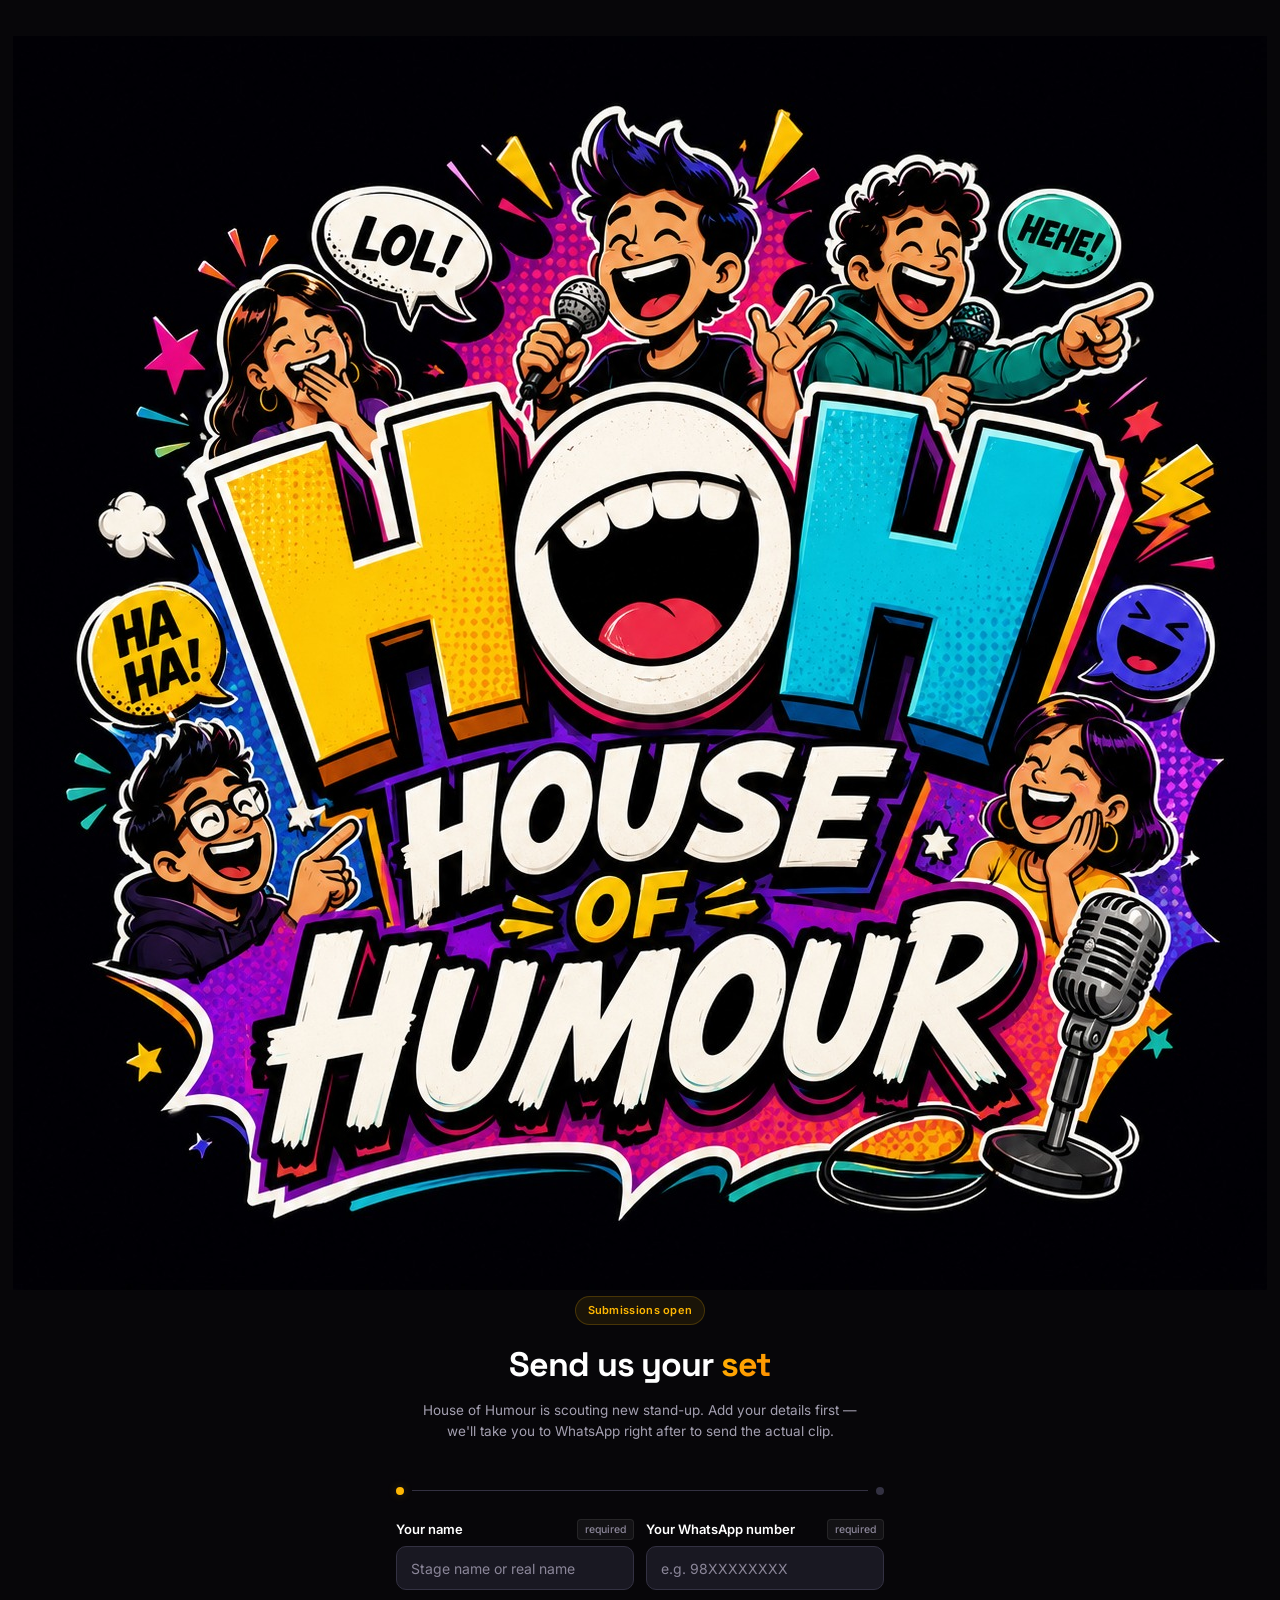
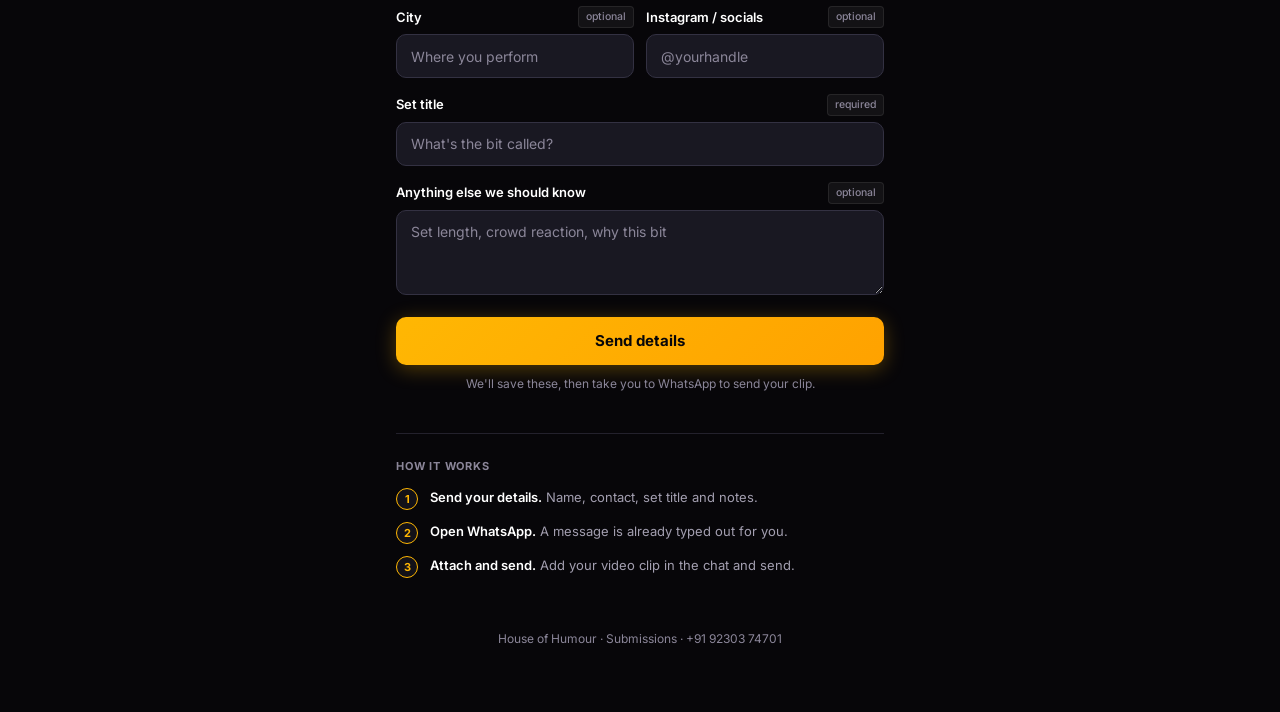
<file: index.html>
<!DOCTYPE html>
<html lang="en">
<head>

  <meta charset="UTF-8">
  <meta name="viewport" content="width=device-width, initial-scale=1.0">
  <title>House of Humour — Send Us Your Set</title>
  <link rel="preconnect" href="https://fonts.googleapis.com">
  <link rel="preconnect" href="https://fonts.gstatic.com" crossorigin>
  <link href="https://fonts.googleapis.com/css2?family=Space+Grotesk:wght@400;500;700&family=Inter:wght@400;500;600&display=swap" rel="stylesheet">
  <link rel="stylesheet" href="hoh.css">
</head>
<body>

<div class="wrap">
  <header>
    <div class="logo">
        <img src="logo.jpeg" alt="House of Humour Logo">
    </div>

    <div class="eyebrow">Submissions open</div>

    <h1>Send us your <em>set</em></h1>

    <p class="lede">
        House of Humour is scouting new stand-up. Add your details first —
        we'll take you to WhatsApp right after to send the actual clip.
    </p>

  </header>

  <div class="progress">
    <div class="dot active" id="dot1"></div>
    <div class="bar"></div>
    <div class="dot" id="dot2"></div>
  </div>

  <!-- STEP 1: details -->
  <form id="hohForm">
    <div class="row">
      <div class="field">
        <label>Your name<span class="req">required</span></label>
        <input type="text" id="name" placeholder="Stage name or real name" required>
      </div>
      <div class="field">
        <label>Your WhatsApp number<span class="req">required</span></label>
        <input type="tel" id="phone" placeholder="e.g. 98XXXXXXXX" required>
      </div>
    </div>

    <div class="row">
      <div class="field">
        <label>City<span class="req">optional</span></label>
        <input type="text" id="city" placeholder="Where you perform">
      </div>
      <div class="field">
        <label>Instagram / socials<span class="req">optional</span></label>
        <input type="text" id="social" placeholder="@yourhandle">
      </div>
    </div>

    <div class="field">
      <label>Set title<span class="req">required</span></label>
      <input type="text" id="title" placeholder="What's the bit called?" required>
    </div>

    <div class="field">
      <label>Anything else we should know<span class="req">optional</span></label>
      <textarea id="notes" placeholder="Set length, crowd reaction, why this bit"></textarea>
    </div>

    <p class="errmsg" id="errmsg">Fill in your name, WhatsApp number and set title first.</p>

    <div class="submit-row">
      <button type="submit" class="send" id="sendBtn">
        <span class="spinner" id="spinner"></span>
        <span id="sendBtnLabel">Send details</span>
      </button>
      <p class="send-note">We'll save these, then take you to WhatsApp to send your clip.</p>
    </div>
  </form>

  <!-- STEP 2: redirect to WhatsApp for the clip -->
  <div class="step2" id="step2">
    <div>
      <div class="check">✓</div>
      <h2>Details received</h2>
      <p>Now let's get your clip over. Tap below to open WhatsApp — <b id="waNumberLabel"></b> will already have a message ready, just attach your video and hit send.</p>
    </div>
    <div class="clipcard">
      <span>Next: attach your video in the chat that opens</span>
      <span>🎬</span>
    </div>
    <a class="wa" id="waBtn" href="#" target="_blank" rel="noopener noreferrer">Open WhatsApp to send clip</a>
    <a class="call-btn" id="callBtn" href="tel:+919230374701">📞 Or call us directly · +91 92303 74701</a>
    <p class="fallback" id="fallback" style="display:none;">Nothing happened? <a id="fallbackLink" href="#" target="_blank" rel="noopener noreferrer">Tap here to open WhatsApp</a></p>
  </div>

  <div class="steps">
    <h2>How it works</h2>
    <div class="step"><span class="num">1</span><p><b>Send your details.</b> Name, contact, set title and notes.</p></div>
    <div class="step"><span class="num">2</span><p><b>Open WhatsApp.</b> A message is already typed out for you.</p></div>
    <div class="step"><span class="num">3</span><p><b>Attach and send.</b> Add your video clip in the chat and send.</p></div>
  </div>

  <footer>House of Humour · Submissions · +91 92303 74701</footer>
</div>

<script src="hoh.js"></script>

</body>
</html>
</file>
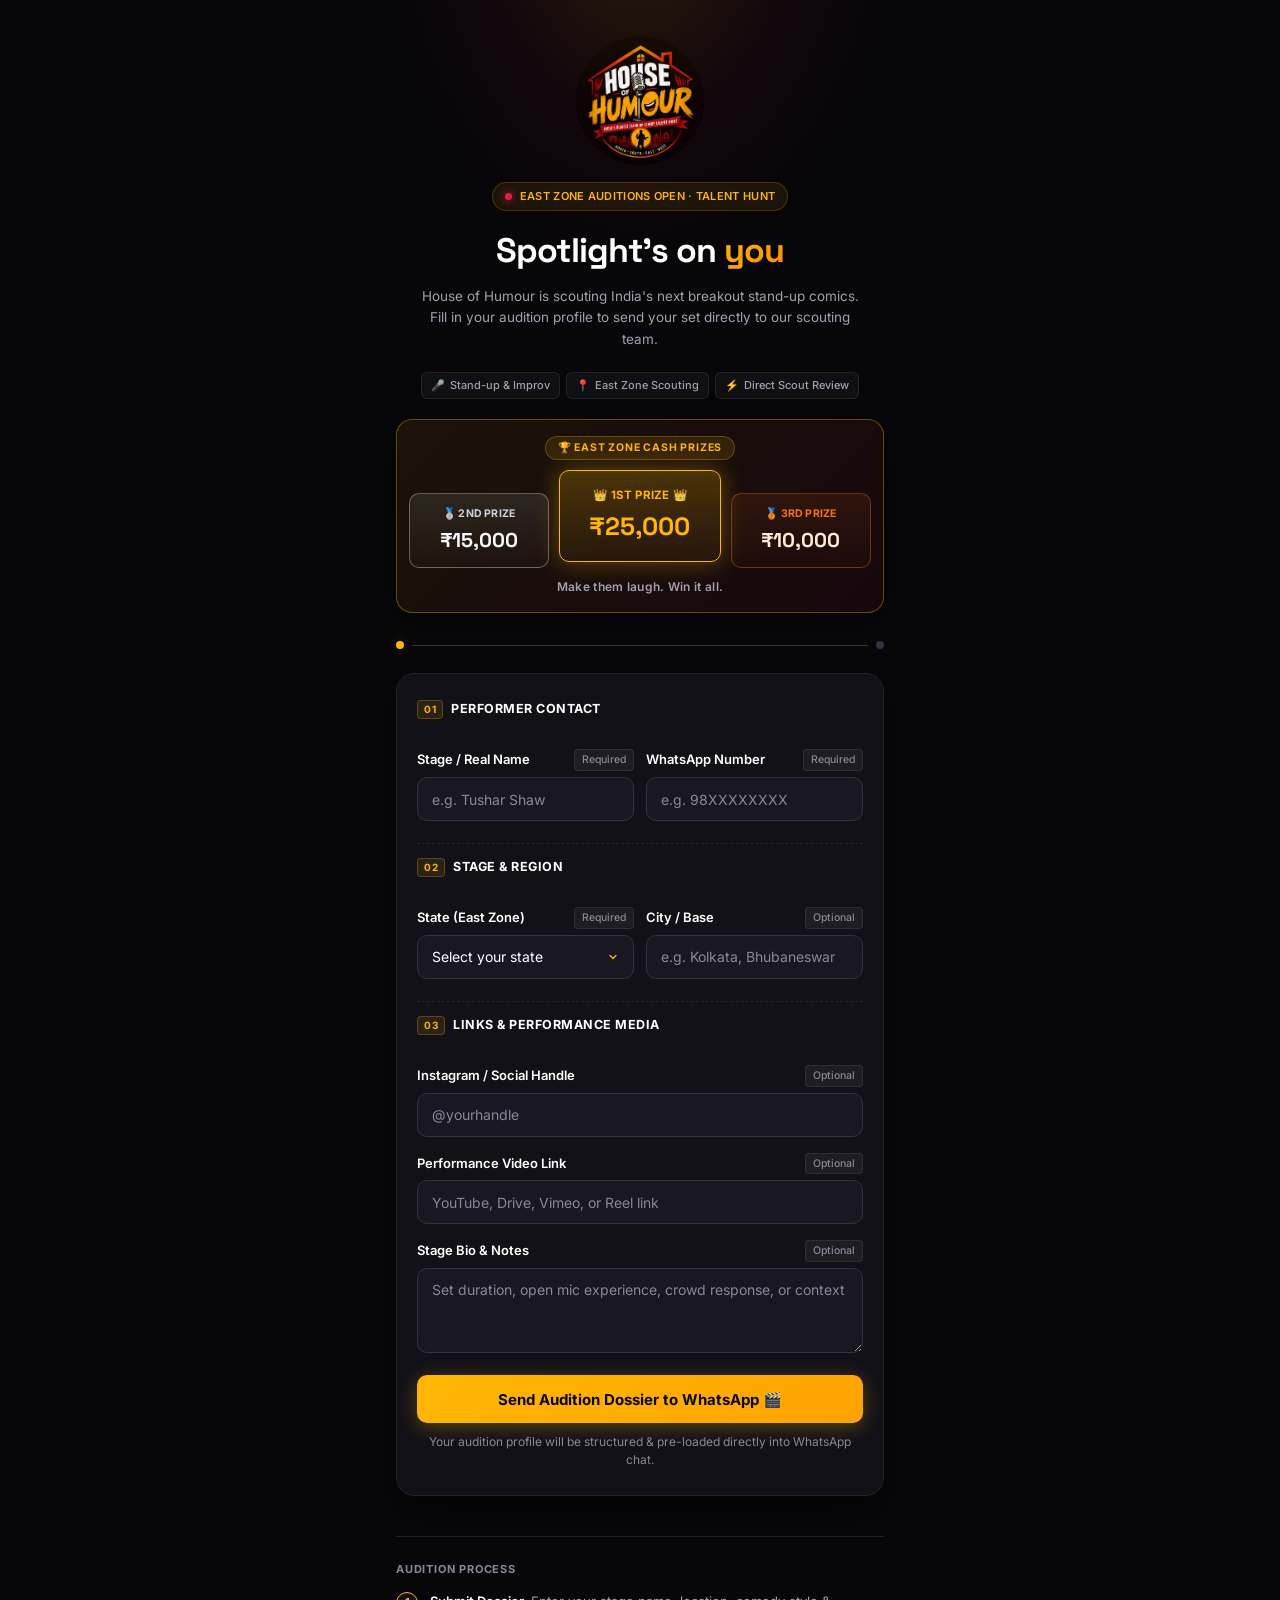
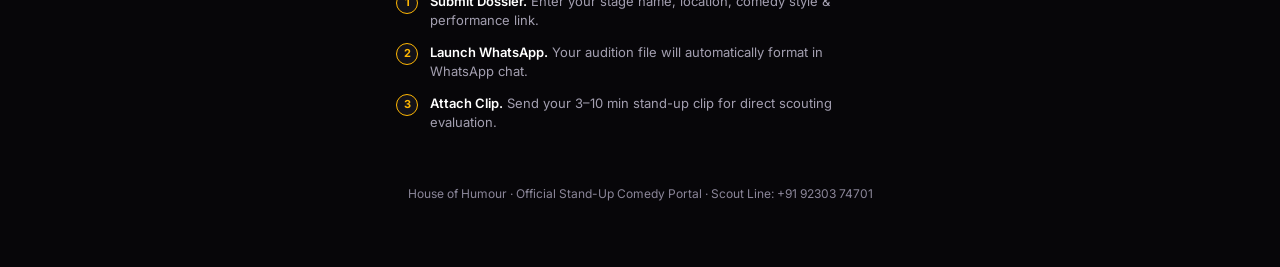
<file: hoh.html>
<!DOCTYPE html>
<html lang="en">
<head>
  <meta charset="UTF-8">
  <meta name="viewport" content="width=device-width, initial-scale=1.0, maximum-scale=5.0, viewport-fit=cover">
  <title>House of Humour — Stand-Up Comedy Talent Portal</title>
  <link rel="preconnect" href="https://fonts.googleapis.com">
  <link rel="preconnect" href="https://fonts.gstatic.com" crossorigin>
  <link href="https://fonts.googleapis.com/css2?family=Space+Grotesk:wght@500;600;700&family=Inter:wght@400;500;600;700&display=swap" rel="stylesheet">
  <link rel="stylesheet" href="hoh.css">
</head>
<body>

<div class="wrap">
  <!-- Spotlight Stage Lighting Effect -->
  <div class="spotlight"></div>

  <header>
    <div class="logo-wrap">
      <img src="logo.png" alt="House of Humour Logo" class="brand-logo">
    </div>
    
    <div class="eyebrow">
      <span class="pulse-dot"></span>
      <span>EAST ZONE AUDITIONS OPEN · TALENT HUNT</span>
    </div>
    
    <h1>Spotlight's on <em>you</em></h1>
    <p class="lede">House of Humour is scouting India's next breakout stand-up comics. Fill in your audition profile to send your set directly to our scouting team.</p>

    <!-- Quick Feature Bar -->
    <div class="perks-bar">
      <div class="perk-chip"><span>🎤</span> Stand-up & Improv</div>
      <div class="perk-chip"><span>📍</span> East Zone Scouting</div>
      <div class="perk-chip"><span>⚡</span> Direct Scout Review</div>
    </div>

    <!-- Cash Prizes Podium Banner -->
    <div class="prize-card">
      <div class="prize-badge">🏆 EAST ZONE CASH PRIZES</div>
      <div class="prize-podium">
        <!-- 2nd Prize (Left Podium) -->
        <div class="prize-item silver">
          <span class="rank">🥈 2ND PRIZE</span>
          <span class="amount">₹15,000</span>
        </div>
        <!-- 1st Prize (Center Elevated Gold Podium) -->
        <div class="prize-item gold">
          <span class="rank">👑 1ST PRIZE 👑</span>
          <span class="amount">₹25,000</span>
        </div>
        <!-- 3rd Prize (Right Podium) -->
        <div class="prize-item bronze">
          <span class="rank">🥉 3RD PRIZE</span>
          <span class="amount">₹10,000</span>
        </div>
      </div>
      <p class="prize-sub">Make them laugh. Win it all.</p>
    </div>
  </header>

  <div class="progress">
    <div class="dot active" id="dot1"></div>
    <div class="bar"></div>
    <div class="dot" id="dot2"></div>
  </div>

  <!-- STEP 1: Audition Details Form -->
  <form id="hohForm" class="card-box">
    <div class="section-title">
      <span class="sec-num">01</span>
      <span>Performer Contact</span>
    </div>

    <div class="row">
      <div class="field">
        <label for="name">Stage / Real Name <span class="req">Required</span></label>
        <input type="text" id="name" placeholder="e.g. Tushar Shaw" required autocomplete="name">
      </div>
      <div class="field">
        <label for="phone">WhatsApp Number <span class="req">Required</span></label>
        <input type="tel" id="phone" placeholder="e.g. 98XXXXXXXX" required autocomplete="tel">
      </div>
    </div>

    <div class="section-title margin-top">
      <span class="sec-num">02</span>
      <span>Stage & Region</span>
    </div>

    <div class="row">
      <div class="field">
        <label for="state">State (East Zone) <span class="req">Required</span></label>
        <select id="state" required>
          <option value="" disabled selected>Select your state</option>
          <optgroup label="East Zone States">
            <option value="West Bengal">West Bengal</option>
            <option value="Odisha">Odisha</option>
            <option value="Bihar">Bihar</option>
            <option value="Jharkhand">Jharkhand</option>
            <option value="Sikkim">Sikkim</option>
            <option value="Assam">Assam</option>
            <option value="Arunachal Pradesh">Arunachal Pradesh</option>
            <option value="Meghalaya">Meghalaya</option>
            <option value="Tripura">Tripura</option>
            <option value="Mizoram">Mizoram</option>
            <option value="Manipur">Manipur</option>
            <option value="Nagaland">Nagaland</option>
          </optgroup>
        </select>
      </div>
      <div class="field">
        <label for="city">City / Base <span class="req">Optional</span></label>
        <input type="text" id="city" placeholder="e.g. Kolkata, Bhubaneswar">
      </div>
    </div>

    <div class="section-title margin-top">
      <span class="sec-num">03</span>
      <span>Links & Performance Media</span>
    </div>

    <div class="field">
      <label for="social">Instagram / Social Handle <span class="req">Optional</span></label>
      <input type="text" id="social" placeholder="@yourhandle">
    </div>

    <div class="field">
      <label for="videoLink">Performance Video Link <span class="req">Optional</span></label>
      <input type="url" id="videoLink" placeholder="YouTube, Drive, Vimeo, or Reel link">
    </div>

    <div class="field">
      <label for="notes">Stage Bio & Notes <span class="req">Optional</span></label>
      <textarea id="notes" placeholder="Set duration, open mic experience, crowd response, or context"></textarea>
    </div>

    <p class="errmsg" id="errmsg">Please complete your name, WhatsApp number, and state.</p>

    <div class="submit-row">
      <button type="submit" class="send" id="sendBtn">
        <span class="spinner" id="spinner"></span>
        <span id="sendBtnLabel">Send Audition Dossier to WhatsApp 🎬</span>
      </button>
      <p class="send-note">Your audition profile will be structured & pre-loaded directly into WhatsApp chat.</p>
    </div>
  </form>

  <!-- STEP 2: WhatsApp Audition Launcher -->
  <div class="step2 card-box" id="step2">
    <div class="step2-header">
      <div class="check">✓</div>
      <h2>Audition Dossier Prepared!</h2>
      <p>Tap below to launch WhatsApp with <b id="waNumberLabel"></b>. Your profile details are pre-loaded — just attach your performance clip and hit send.</p>
    </div>

    <div class="audition-preview" id="auditionPreview">
      <div class="preview-badge">AUDITION DOSSIER READY</div>
      <div class="preview-item"><span class="lbl">Performer:</span> <span class="val" id="prevName">-</span></div>
      <div class="preview-item"><span class="lbl">State & City:</span> <span class="val" id="prevState">-</span></div>
    </div>

    <div class="clipcard">
      <span>Next Step: Attach video file in WhatsApp chat</span>
      <span>🎬</span>
    </div>

    <a class="wa" id="waBtn" href="#" target="_blank" rel="noopener noreferrer">Launch WhatsApp to Send Clip 🚀</a>
    <a class="call-btn" id="callBtn" href="tel:+919230374701">📞 Call Scout Directly · +91 92303 74701</a>
    
    <p class="fallback" id="fallback" style="display:none;">App didn't open? <a id="fallbackLink" href="#" target="_blank" rel="noopener noreferrer">Click here to open web link</a></p>
  </div>

  <!-- How It Works Timeline -->
  <div class="steps">
    <h2>Audition Process</h2>
    <div class="step">
      <span class="num">1</span>
      <p><b>Submit Dossier.</b> Enter your stage name, location, comedy style & performance link.</p>
    </div>
    <div class="step">
      <span class="num">2</span>
      <p><b>Launch WhatsApp.</b> Your audition file will automatically format in WhatsApp chat.</p>
    </div>
    <div class="step">
      <span class="num">3</span>
      <p><b>Attach Clip.</b> Send your 3–10 min stand-up clip for direct scouting evaluation.</p>
    </div>
  </div>

  <footer>House of Humour · Official Stand-Up Comedy Portal · Scout Line: +91 92303 74701</footer>
</div>

<script src="hoh.js"></script>

</body>
</html>
</file>
<file: hoh.css>
:root {
  --bg: #070609;
  --card-bg: #121118;
  --card-border: #23212c;
  --surface: #191822;
  --surface-hover: #21202e;
  --border: #333142;
  --border-focus: #ffb703;
  --text-primary: #ffffff;
  --text-secondary: #a39fb0;
  --text-muted: #8b8699;
  
  --accent-red: #e11d48;
  --accent-gold: #ffb703;
  --gold-glow: rgba(255, 183, 3, 0.22);
  --btn-primary-bg: linear-gradient(135deg, #ffb703 0%, #ffa200 100%);
  --btn-primary-text: #070609;
}

*, *::before, *::after {
  box-sizing: border-box;
}

html {
  width: 100%;
  height: 100%;
  overflow-x: hidden;
  scroll-behavior: smooth;
}

body {
  width: 100%;
  min-height: 100vh;
  margin: 0;
  padding: 0;
  background-color: var(--bg);
  color: var(--text-primary);
  font-family: 'Inter', -apple-system, BlinkMacSystemFont, "Segoe UI", Roboto, sans-serif;
  line-height: 1.5;
  -webkit-font-smoothing: antialiased;
  position: relative;
  overflow-x: hidden;
  display: flex;
  flex-direction: column;
  align-items: center;
  justify-content: flex-start;
}

/* Spotlight Background Effect */
.spotlight {
  position: absolute;
  top: -100px;
  left: 50%;
  transform: translateX(-50%);
  width: 100%;
  max-width: 500px;
  height: 350px;
  background: radial-gradient(ellipse at top, rgba(255, 183, 3, 0.14) 0%, rgba(225, 29, 72, 0.05) 45%, transparent 75%);
  pointer-events: none;
  z-index: 0;
}

.wrap {
  position: relative;
  z-index: 1;
  width: 100%;
  max-width: 520px;
  margin: 0 auto;
  padding: 36px 16px 64px;
  display: flex;
  flex-direction: column;
  align-items: center;
  box-sizing: border-box;
}

header {
  width: 100%;
  display: flex;
  flex-direction: column;
  align-items: center;
  text-align: center;
  margin-bottom: 28px;
  box-sizing: border-box;
}

.logo-wrap {
  margin-bottom: 16px;
  display: flex;
  justify-content: center;
  align-items: center;
  width: 100%;
}

.brand-logo {
  max-width: 130px;
  width: 100%;
  height: auto;
  display: block;
  border-radius: 50%;
  mix-blend-mode: screen;
  -webkit-mask-image: radial-gradient(circle at center, rgba(0, 0, 0, 1) 42%, rgba(0, 0, 0, 0.75) 68%, rgba(0, 0, 0, 0) 95%);
  mask-image: radial-gradient(circle at center, rgba(0, 0, 0, 1) 42%, rgba(0, 0, 0, 0.75) 68%, rgba(0, 0, 0, 0) 95%);
  filter: drop-shadow(0 10px 30px rgba(255, 183, 3, 0.35));
  transition: transform 0.3s ease, filter 0.3s ease;
}

.brand-logo:hover {
  transform: scale(1.04);
  filter: drop-shadow(0 12px 36px rgba(255, 183, 3, 0.5));
}

.eyebrow {
  display: inline-flex;
  align-items: center;
  justify-content: center;
  gap: 8px;
  font-size: 11px;
  font-weight: 600;
  color: var(--accent-gold);
  background: rgba(255, 183, 3, 0.08);
  border: 1px solid rgba(255, 183, 3, 0.2);
  padding: 5px 12px;
  border-radius: 9999px;
  margin-bottom: 14px;
  letter-spacing: 0.3px;
  text-align: center;
  max-width: 100%;
}

.pulse-dot {
  width: 7px;
  height: 7px;
  border-radius: 50%;
  background: var(--accent-red);
  box-shadow: 0 0 8px var(--accent-red);
  animation: pulse 1.8s infinite;
  flex-shrink: 0;
}

@keyframes pulse {
  0% { transform: scale(0.9); opacity: 0.8; }
  50% { transform: scale(1.2); opacity: 1; }
  100% { transform: scale(0.9); opacity: 0.8; }
}

h1 {
  font-family: 'Space Grotesk', sans-serif;
  font-size: 34px;
  font-weight: 700;
  letter-spacing: -0.03em;
  margin: 0 0 10px;
  color: var(--text-primary);
  text-align: center;
  width: 100%;
}

h1 em {
  font-style: normal;
  background: linear-gradient(135deg, #ffb703 0%, #ff8c00 100%);
  -webkit-background-clip: text;
  -webkit-text-fill-color: transparent;
}

p.lede {
  font-size: 13.5px;
  color: var(--text-secondary);
  line-height: 1.6;
  margin: 0 auto 16px;
  max-width: 440px;
  text-align: center;
  width: 100%;
}

/* Feature Bar */
.perks-bar {
  display: flex;
  justify-content: center;
  align-items: center;
  flex-wrap: wrap;
  gap: 6px;
  margin-top: 6px;
  width: 100%;
}

.perk-chip {
  font-size: 11px;
  font-weight: 500;
  color: var(--text-secondary);
  background: rgba(255, 255, 255, 0.04);
  border: 1px solid rgba(255, 255, 255, 0.08);
  padding: 4px 9px;
  border-radius: 6px;
  display: flex;
  align-items: center;
  gap: 5px;
  white-space: nowrap;
}

/* Prize Card Banner */
.prize-card {
  width: 100%;
  background: linear-gradient(135deg, rgba(255, 183, 3, 0.08) 0%, rgba(225, 29, 72, 0.08) 100%);
  border: 1px solid rgba(255, 183, 3, 0.35);
  border-radius: 16px;
  padding: 16px 12px;
  margin-top: 20px;
  text-align: center;
  box-shadow: 0 10px 30px rgba(0, 0, 0, 0.45);
  box-sizing: border-box;
  display: flex;
  flex-direction: column;
  align-items: center;
}

.prize-badge {
  font-size: 10.5px;
  font-weight: 700;
  color: var(--accent-gold);
  letter-spacing: 0.8px;
  margin-bottom: 12px;
  display: inline-block;
  background: rgba(255, 183, 3, 0.12);
  padding: 3px 12px;
  border-radius: 9999px;
  border: 1px solid rgba(255, 183, 3, 0.25);
  text-align: center;
}

.prize-podium {
  width: 100%;
  display: grid;
  grid-template-columns: 1fr 1.15fr 1fr;
  gap: 6px;
  align-items: flex-end;
  margin-top: 4px;
  box-sizing: border-box;
}

.prize-item {
  background: var(--surface);
  border: 1px solid var(--border);
  border-radius: 10px;
  padding: 10px 3px;
  display: flex;
  flex-direction: column;
  align-items: center;
  justify-content: center;
  text-align: center;
  transition: transform 0.2s ease, box-shadow 0.2s ease;
  box-sizing: border-box;
}

/* 1st Place Podium Center Highlight */
.prize-item.gold {
  border: 1.5px solid #ffb703;
  background: linear-gradient(180deg, rgba(255, 183, 3, 0.22) 0%, rgba(255, 183, 3, 0.06) 100%);
  box-shadow: 0 0 24px rgba(255, 183, 3, 0.35);
  transform: translateY(-4px);
  padding: 14px 4px;
}

/* 2nd Place Silver */
.prize-item.silver {
  border: 1px solid rgba(226, 232, 240, 0.35);
  background: linear-gradient(180deg, rgba(226, 232, 240, 0.1) 0%, rgba(226, 232, 240, 0.02) 100%);
}

.prize-item.silver .rank {
  color: #cbd5e1;
}

.prize-item.silver .amount {
  color: #f8fafc;
}

/* 3rd Place Bronze */
.prize-item.bronze {
  border: 1px solid rgba(249, 115, 22, 0.35);
  background: linear-gradient(180deg, rgba(249, 115, 22, 0.1) 0%, rgba(249, 115, 22, 0.02) 100%);
}

.prize-item.bronze .rank {
  color: #f97316;
}

.prize-item.bronze .amount {
  color: #ffedd5;
}

.prize-item .rank {
  font-size: 9px;
  font-weight: 700;
  letter-spacing: 0.2px;
  margin-bottom: 4px;
  white-space: nowrap;
}

.prize-item.gold .rank {
  color: #ffb703;
  font-size: 10px;
}

.prize-item .amount {
  font-family: 'Space Grotesk', sans-serif;
  font-size: 16px;
  font-weight: 700;
  white-space: nowrap;
}

.prize-item.gold .amount {
  font-size: 21px;
  color: #ffb703;
}

@media (min-width: 480px) {
  .prize-podium {
    gap: 10px;
  }
  .prize-item {
    padding: 12px 6px;
  }
  .prize-item.gold {
    padding: 16px 8px;
    transform: translateY(-6px);
  }
  .prize-item .amount {
    font-size: 20px;
  }
  .prize-item.gold .amount {
    font-size: 25px;
  }
  .prize-item .rank {
    font-size: 10.5px;
  }
  .prize-item.gold .rank {
    font-size: 11.5px;
  }
}

.prize-sub {
  font-size: 12px;
  color: var(--text-secondary);
  margin: 10px 0 0;
  font-weight: 600;
  letter-spacing: 0.3px;
}

/* Progress bar */
.progress {
  width: 100%;
  display: flex;
  align-items: center;
  gap: 8px;
  margin-bottom: 24px;
}

.progress .dot {
  width: 8px;
  height: 8px;
  border-radius: 50%;
  background: var(--border);
  transition: background 0.25s, box-shadow 0.25s;
}

.progress .dot.active {
  background: var(--accent-gold);
  box-shadow: 0 0 10px var(--gold-glow);
}

.progress .bar {
  flex: 1;
  height: 1px;
  background: var(--border);
}

/* Card Container */
.card-box {
  width: 100%;
  background: var(--card-bg);
  border: 1px solid var(--card-border);
  border-radius: 18px;
  padding: 26px 20px;
  box-shadow: 0 16px 40px rgba(0, 0, 0, 0.55);
  box-sizing: border-box;
}

.section-title {
  display: flex;
  align-items: center;
  gap: 8px;
  font-size: 12.5px;
  font-weight: 700;
  color: var(--text-primary);
  text-transform: uppercase;
  letter-spacing: 0.5px;
  margin-bottom: 14px;
}

.section-title.margin-top {
  margin-top: 6px;
  padding-top: 14px;
  border-top: 1px dashed rgba(255, 255, 255, 0.08);
}

.sec-num {
  font-size: 10px;
  font-weight: 700;
  color: var(--accent-gold);
  background: rgba(255, 183, 3, 0.1);
  border: 1px solid rgba(255, 183, 3, 0.25);
  padding: 1px 6px;
  border-radius: 4px;
}

/* Form */
form {
  width: 100%;
  display: flex;
  flex-direction: column;
  gap: 16px;
}

.row {
  width: 100%;
  display: grid;
  grid-template-columns: 1fr 1fr;
  gap: 12px;
}

@media (max-width: 480px) {
  .row { grid-template-columns: 1fr; }
  .card-box { padding: 20px 15px; }
  h1 { font-size: 30px; }
}

.field {
  width: 100%;
  display: flex;
  flex-direction: column;
}

.field label {
  display: flex;
  justify-content: space-between;
  align-items: center;
  font-size: 13px;
  font-weight: 600;
  color: var(--text-primary);
  margin-bottom: 6px;
}

.field label .req {
  font-size: 10.5px;
  font-weight: 500;
  color: var(--text-muted);
  background: rgba(255, 255, 255, 0.05);
  padding: 2px 7px;
  border-radius: 4px;
  border: 1px solid rgba(255, 255, 255, 0.08);
}

.field input, .field select, .field textarea {
  width: 100%;
  background: var(--surface);
  border: 1.5px solid var(--border);
  border-radius: 10px;
  padding: 12px 14px;
  min-height: 44px;
  font-family: inherit;
  font-size: 14px;
  color: var(--text-primary);
  outline: none;
  transition: border-color 0.15s ease, background-color 0.15s ease, box-shadow 0.15s ease;
  box-sizing: border-box;
}

/* Mobile iOS Safari auto-zoom prevention */
@media (max-width: 768px) {
  .field input, .field select, .field textarea {
    font-size: 16px;
  }
}

.field select {
  appearance: none;
  -webkit-appearance: none;
  background-image: url("data:image/svg+xml,%3Csvg xmlns='http://www.w3.org/2000/svg' width='12' height='12' viewBox='0 0 24 24' fill='none' stroke='%23ffb703' stroke-width='2.5' stroke-linecap='round' stroke-linejoin='round'%3E%3Cpath d='m6 9 6 6 6-6'/%3E%3C/svg%3E");
  background-repeat: no-repeat;
  background-position: right 14px center;
  padding-right: 36px;
  cursor: pointer;
}

.field select option {
  background: #14131a;
  color: #ffffff;
  padding: 8px;
}

.field select optgroup {
  background: #0d0c11;
  color: #ffb703;
  font-weight: 700;
}

.field input::placeholder, .field textarea::placeholder {
  color: var(--text-muted);
  font-weight: 400;
}

.field input:focus, .field select:focus, .field textarea:focus {
  border-color: var(--border-focus);
  background: var(--surface-hover);
  box-shadow: 0 0 0 3px rgba(255, 183, 3, 0.15);
}

.field textarea {
  resize: vertical;
  min-height: 85px;
}

.errmsg {
  display: none;
  font-size: 13px;
  color: #f87171;
  background: rgba(239, 68, 68, 0.12);
  border: 1px solid rgba(239, 68, 68, 0.25);
  padding: 10px 14px;
  border-radius: 8px;
  margin: 0;
}

.submit-row {
  margin-top: 6px;
  display: flex;
  flex-direction: column;
  gap: 10px;
  width: 100%;
}

button.send {
  width: 100%;
  min-height: 48px;
  font-family: inherit;
  font-weight: 700;
  font-size: 15px;
  color: var(--btn-primary-text);
  background: var(--btn-primary-bg);
  border: none;
  border-radius: 10px;
  padding: 14px 20px;
  cursor: pointer;
  display: flex;
  align-items: center;
  justify-content: center;
  gap: 8px;
  transition: transform 0.12s ease, box-shadow 0.15s ease;
  box-shadow: 0 4px 20px rgba(255, 183, 3, 0.3);
}

button.send:hover {
  transform: translateY(-1px);
  box-shadow: 0 6px 24px rgba(255, 183, 3, 0.4);
}

button.send:active {
  transform: translateY(0);
  opacity: 0.95;
}

button.send:disabled {
  opacity: 0.6;
  cursor: not-allowed;
  transform: none;
  box-shadow: none;
}

.send-note {
  font-size: 12px;
  color: var(--text-muted);
  text-align: center;
  margin: 0;
}

.spinner {
  width: 14px;
  height: 14px;
  border-radius: 50%;
  border: 2px solid rgba(7, 6, 9, 0.3);
  border-top-color: var(--btn-primary-text);
  animation: spin 0.6s linear infinite;
  display: none;
}

@keyframes spin {
  to { transform: rotate(360deg); }
}

/* Step 2 View */
.step2 {
  width: 100%;
  display: none;
  flex-direction: column;
  gap: 18px;
}

.step2-header {
  text-align: left;
}

.check {
  width: 44px;
  height: 44px;
  border-radius: 50%;
  background: rgba(255, 183, 3, 0.12);
  border: 1px solid rgba(255, 183, 3, 0.3);
  display: flex;
  align-items: center;
  justify-content: center;
  color: var(--accent-gold);
  font-size: 20px;
  margin-bottom: 12px;
}

.step2 h2 {
  font-family: 'Space Grotesk', sans-serif;
  font-size: 22px;
  font-weight: 700;
  margin: 0 0 6px;
}

.step2 p {
  font-size: 13.5px;
  color: var(--text-secondary);
  margin: 0;
  line-height: 1.5;
}

.step2 p b {
  color: var(--text-primary);
  font-weight: 600;
}

/* Live Audition Preview Card */
.audition-preview {
  width: 100%;
  background: var(--surface);
  border: 1px solid var(--card-border);
  border-radius: 12px;
  padding: 14px 16px;
  display: flex;
  flex-direction: column;
  gap: 8px;
  box-sizing: border-box;
}

.preview-badge {
  font-size: 10px;
  font-weight: 700;
  color: var(--accent-gold);
  letter-spacing: 0.6px;
  margin-bottom: 2px;
}

.preview-item {
  font-size: 13px;
  display: flex;
  justify-content: space-between;
}

.preview-item .lbl {
  color: var(--text-muted);
}

.preview-item .val {
  color: var(--text-primary);
  font-weight: 600;
}

.clipcard {
  width: 100%;
  background: var(--surface);
  border: 1.5px solid var(--border);
  border-radius: 10px;
  padding: 12px 14px;
  font-size: 13px;
  color: var(--text-secondary);
  display: flex;
  align-items: center;
  justify-content: space-between;
  box-sizing: border-box;
}

a.wa {
  width: 100%;
  min-height: 48px;
  font-family: inherit;
  font-weight: 700;
  font-size: 15px;
  color: #070609;
  background: #25d366;
  border-radius: 10px;
  padding: 14px 20px;
  text-decoration: none;
  text-align: center;
  display: flex;
  align-items: center;
  justify-content: center;
  transition: opacity 0.15s ease, transform 0.1s ease;
  box-shadow: 0 4px 18px rgba(37, 211, 102, 0.25);
  box-sizing: border-box;
}

a.wa:hover {
  opacity: 0.92;
  transform: translateY(-1px);
}

.call-btn {
  width: 100%;
  min-height: 44px;
  font-family: inherit;
  font-weight: 600;
  font-size: 13.5px;
  color: var(--text-primary);
  border: 1.5px solid var(--border);
  border-radius: 10px;
  padding: 12px 18px;
  text-decoration: none;
  text-align: center;
  display: flex;
  align-items: center;
  justify-content: center;
  background: var(--surface);
  transition: background-color 0.15s ease, border-color 0.15s ease;
  box-sizing: border-box;
}

.call-btn:hover {
  background: var(--surface-hover);
  border-color: var(--border-focus);
}

.fallback {
  font-size: 12px;
  color: var(--text-muted);
  text-align: center;
  margin: 0;
}

.fallback a {
  color: var(--accent-gold);
  text-decoration: underline;
}

/* Timeline */
.steps {
  width: 100%;
  margin-top: 40px;
  padding-top: 24px;
  border-top: 1px solid var(--card-border);
  box-sizing: border-box;
}

.steps h2 {
  font-size: 11px;
  font-weight: 700;
  color: var(--text-muted);
  text-transform: uppercase;
  letter-spacing: 0.8px;
  margin: 0 0 14px;
}

.step {
  display: flex;
  gap: 12px;
  margin-bottom: 12px;
}

.step .num {
  flex-shrink: 0;
  width: 22px;
  height: 22px;
  border-radius: 50%;
  background: var(--card-bg);
  border: 1px solid var(--accent-gold);
  display: flex;
  align-items: center;
  justify-content: center;
  font-size: 11px;
  color: var(--accent-gold);
  font-weight: 700;
}

.step p {
  margin: 0;
  font-size: 13px;
  color: var(--text-secondary);
  line-height: 1.5;
}

.step p b {
  color: var(--text-primary);
  font-weight: 600;
}

footer {
  width: 100%;
  margin-top: 40px;
  font-size: 12px;
  color: var(--text-muted);
  text-align: center;
}
</file>
